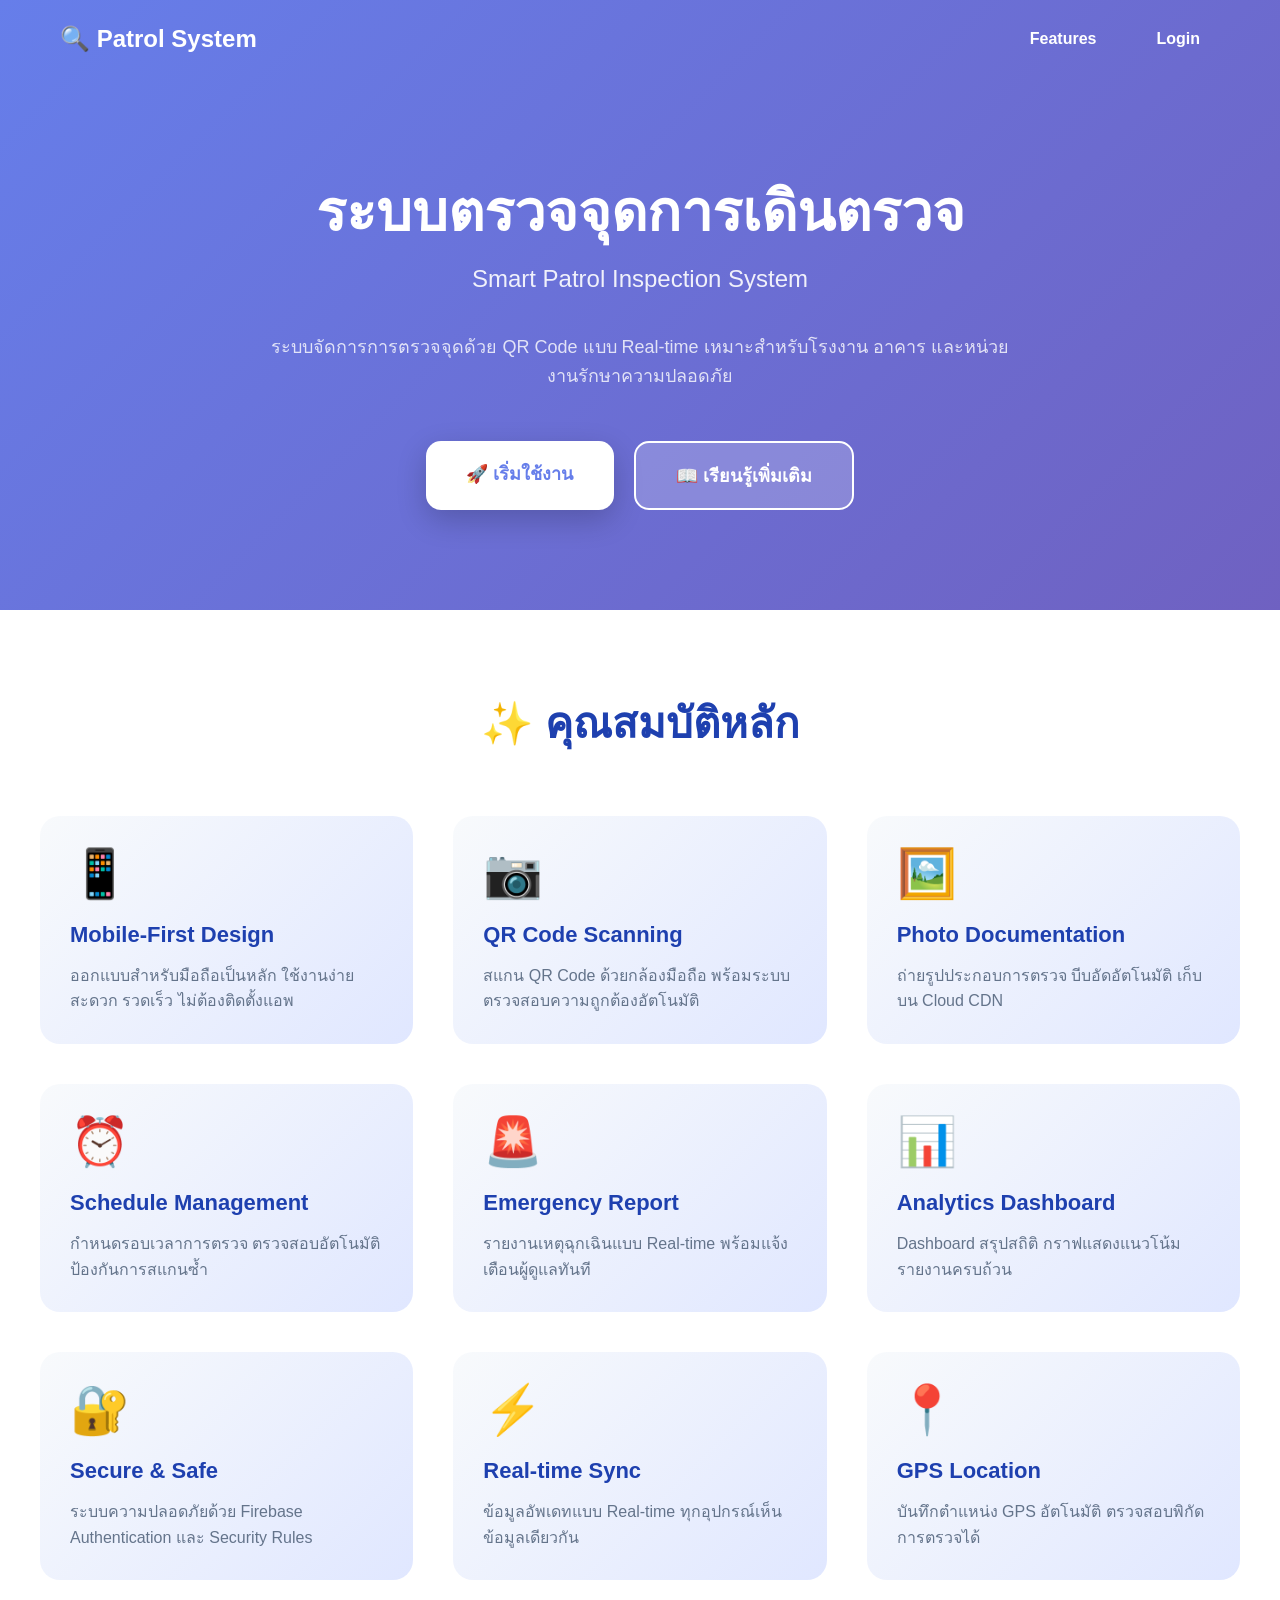
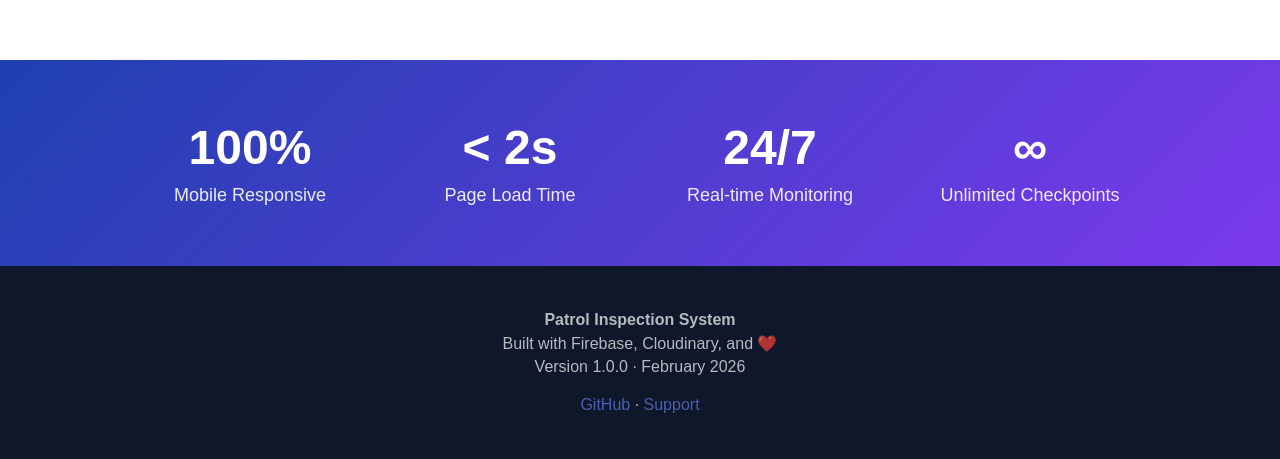
<file: files (1)/index.html>
<!DOCTYPE html>
<html lang="th">
<head>
  <meta charset="UTF-8">
  <meta name="viewport" content="width=device-width, initial-scale=1.0">
  <meta name="theme-color" content="#1e40af">
  <meta name="description" content="ระบบตรวจจุดการเดินตรวจอัจฉริยะ - QR Code Patrol Inspection System">
  <link rel="manifest" href="manifest.json">
  <link rel="apple-touch-icon" href="/icons/icon-192.png">
  <title>Patrol Inspection System - ระบบตรวจจุดการเดินตรวจ</title>
  
  <style>
    * {
      margin: 0;
      padding: 0;
      box-sizing: border-box;
    }
    
    body {
      font-family: -apple-system, BlinkMacSystemFont, 'Segoe UI', Roboto, 'Helvetica Neue', Arial, sans-serif;
      background: linear-gradient(135deg, #667eea 0%, #764ba2 100%);
      color: white;
      overflow-x: hidden;
    }
    
    /* Header */
    .header {
      padding: 20px;
      display: flex;
      justify-content: space-between;
      align-items: center;
      max-width: 1200px;
      margin: 0 auto;
    }
    
    .logo {
      font-size: 24px;
      font-weight: 700;
      display: flex;
      align-items: center;
      gap: 10px;
    }
    
    .nav {
      display: flex;
      gap: 20px;
    }
    
    .nav a {
      color: white;
      text-decoration: none;
      padding: 10px 20px;
      border-radius: 10px;
      transition: all 0.3s;
      font-weight: 600;
    }
    
    .nav a:hover {
      background: rgba(255,255,255,0.2);
    }
    
    /* Hero Section */
    .hero {
      text-align: center;
      padding: 100px 20px;
      max-width: 800px;
      margin: 0 auto;
      animation: fadeIn 1s ease;
    }
    
    @keyframes fadeIn {
      from {
        opacity: 0;
        transform: translateY(20px);
      }
      to {
        opacity: 1;
        transform: translateY(0);
      }
    }
    
    .hero h1 {
      font-size: 56px;
      margin-bottom: 20px;
      line-height: 1.2;
    }
    
    .hero .subtitle {
      font-size: 24px;
      opacity: 0.9;
      margin-bottom: 40px;
    }
    
    .hero .description {
      font-size: 18px;
      opacity: 0.8;
      margin-bottom: 50px;
      line-height: 1.6;
    }
    
    .cta-buttons {
      display: flex;
      gap: 20px;
      justify-content: center;
      flex-wrap: wrap;
    }
    
    .btn {
      padding: 18px 40px;
      border-radius: 15px;
      text-decoration: none;
      font-weight: 700;
      font-size: 18px;
      transition: all 0.3s;
      display: inline-block;
    }
    
    .btn-primary {
      background: white;
      color: #667eea;
      box-shadow: 0 10px 30px rgba(0,0,0,0.2);
    }
    
    .btn-primary:hover {
      transform: translateY(-3px);
      box-shadow: 0 15px 40px rgba(0,0,0,0.3);
    }
    
    .btn-secondary {
      background: rgba(255,255,255,0.2);
      color: white;
      border: 2px solid white;
    }
    
    .btn-secondary:hover {
      background: rgba(255,255,255,0.3);
      transform: translateY(-3px);
    }
    
    /* Features */
    .features {
      background: white;
      color: #1e293b;
      padding: 80px 20px;
    }
    
    .features-container {
      max-width: 1200px;
      margin: 0 auto;
    }
    
    .features h2 {
      text-align: center;
      font-size: 42px;
      margin-bottom: 60px;
      color: #1e40af;
    }
    
    .features-grid {
      display: grid;
      grid-template-columns: repeat(auto-fit, minmax(300px, 1fr));
      gap: 40px;
    }
    
    .feature-card {
      padding: 30px;
      border-radius: 20px;
      background: linear-gradient(135deg, #f8fafc 0%, #e0e7ff 100%);
      transition: all 0.3s;
    }
    
    .feature-card:hover {
      transform: translateY(-5px);
      box-shadow: 0 15px 40px rgba(102, 126, 234, 0.2);
    }
    
    .feature-icon {
      font-size: 48px;
      margin-bottom: 20px;
    }
    
    .feature-card h3 {
      font-size: 22px;
      margin-bottom: 15px;
      color: #1e40af;
    }
    
    .feature-card p {
      color: #64748b;
      line-height: 1.6;
    }
    
    /* Stats */
    .stats {
      background: linear-gradient(135deg, #1e40af 0%, #7c3aed 100%);
      color: white;
      padding: 60px 20px;
    }
    
    .stats-container {
      max-width: 1000px;
      margin: 0 auto;
      display: grid;
      grid-template-columns: repeat(auto-fit, minmax(200px, 1fr));
      gap: 40px;
      text-align: center;
    }
    
    .stat-item h3 {
      font-size: 48px;
      margin-bottom: 10px;
    }
    
    .stat-item p {
      font-size: 18px;
      opacity: 0.9;
    }
    
    /* Footer */
    .footer {
      background: #0f172a;
      color: white;
      padding: 40px 20px;
      text-align: center;
    }
    
    .footer p {
      opacity: 0.7;
      margin: 5px 0;
    }
    
    .footer a {
      color: #667eea;
      text-decoration: none;
    }
    
    /* Mobile */
    @media (max-width: 768px) {
      .hero h1 {
        font-size: 36px;
      }
      
      .hero .subtitle {
        font-size: 18px;
      }
      
      .hero .description {
        font-size: 16px;
      }
      
      .cta-buttons {
        flex-direction: column;
      }
      
      .btn {
        width: 100%;
      }
      
      .features h2 {
        font-size: 32px;
      }
      
      .nav {
        display: none;
      }
    }
  </style>
</head>
<body>
  <!-- Header -->
  <header class="header">
    <div class="logo">
      🔍 Patrol System
    </div>
    <nav class="nav">
      <a href="#features">Features</a>
      <a href="login.html">Login</a>
    </nav>
  </header>
  
  <!-- Hero Section -->
  <section class="hero">
    <h1>ระบบตรวจจุดการเดินตรวจ</h1>
    <p class="subtitle">Smart Patrol Inspection System</p>
    <p class="description">
      ระบบจัดการการตรวจจุดด้วย QR Code แบบ Real-time 
      เหมาะสำหรับโรงงาน อาคาร และหน่วยงานรักษาความปลอดภัย
    </p>
    
    <div class="cta-buttons">
      <a href="login.html" class="btn btn-primary">
        🚀 เริ่มใช้งาน
      </a>
      <a href="#features" class="btn btn-secondary">
        📖 เรียนรู้เพิ่มเติม
      </a>
    </div>
  </section>
  
  <!-- Features Section -->
  <section class="features" id="features">
    <div class="features-container">
      <h2>✨ คุณสมบัติหลัก</h2>
      
      <div class="features-grid">
        <div class="feature-card">
          <div class="feature-icon">📱</div>
          <h3>Mobile-First Design</h3>
          <p>ออกแบบสำหรับมือถือเป็นหลัก ใช้งานง่าย สะดวก รวดเร็ว ไม่ต้องติดตั้งแอพ</p>
        </div>
        
        <div class="feature-card">
          <div class="feature-icon">📷</div>
          <h3>QR Code Scanning</h3>
          <p>สแกน QR Code ด้วยกล้องมือถือ พร้อมระบบตรวจสอบความถูกต้องอัตโนมัติ</p>
        </div>
        
        <div class="feature-card">
          <div class="feature-icon">🖼️</div>
          <h3>Photo Documentation</h3>
          <p>ถ่ายรูปประกอบการตรวจ บีบอัดอัตโนมัติ เก็บบน Cloud CDN</p>
        </div>
        
        <div class="feature-card">
          <div class="feature-icon">⏰</div>
          <h3>Schedule Management</h3>
          <p>กำหนดรอบเวลาการตรวจ ตรวจสอบอัตโนมัติ ป้องกันการสแกนซ้ำ</p>
        </div>
        
        <div class="feature-card">
          <div class="feature-icon">🚨</div>
          <h3>Emergency Report</h3>
          <p>รายงานเหตุฉุกเฉินแบบ Real-time พร้อมแจ้งเตือนผู้ดูแลทันที</p>
        </div>
        
        <div class="feature-card">
          <div class="feature-icon">📊</div>
          <h3>Analytics Dashboard</h3>
          <p>Dashboard สรุปสถิติ กราฟแสดงแนวโน้ม รายงานครบถ้วน</p>
        </div>
        
        <div class="feature-card">
          <div class="feature-icon">🔐</div>
          <h3>Secure & Safe</h3>
          <p>ระบบความปลอดภัยด้วย Firebase Authentication และ Security Rules</p>
        </div>
        
        <div class="feature-card">
          <div class="feature-icon">⚡</div>
          <h3>Real-time Sync</h3>
          <p>ข้อมูลอัพเดทแบบ Real-time ทุกอุปกรณ์เห็นข้อมูลเดียวกัน</p>
        </div>
        
        <div class="feature-card">
          <div class="feature-icon">📍</div>
          <h3>GPS Location</h3>
          <p>บันทึกตำแหน่ง GPS อัตโนมัติ ตรวจสอบพิกัดการตรวจได้</p>
        </div>
      </div>
    </div>
  </section>
  
  <!-- Stats Section -->
  <section class="stats">
    <div class="stats-container">
      <div class="stat-item">
        <h3>100%</h3>
        <p>Mobile Responsive</p>
      </div>
      <div class="stat-item">
        <h3>< 2s</h3>
        <p>Page Load Time</p>
      </div>
      <div class="stat-item">
        <h3>24/7</h3>
        <p>Real-time Monitoring</p>
      </div>
      <div class="stat-item">
        <h3>∞</h3>
        <p>Unlimited Checkpoints</p>
      </div>
    </div>
  </section>
  
  <!-- Footer -->
  <footer class="footer">
    <p><strong>Patrol Inspection System</strong></p>
    <p>Built with Firebase, Cloudinary, and ❤️</p>
    <p>Version 1.0.0 · February 2026</p>
    <p style="margin-top: 20px;">
      <a href="https://github.com" target="_blank">GitHub</a> · 
      <a href="mailto:support@patrolsystem.com">Support</a>
    </p>
  </footer>
  
  <script>
    // Smooth scroll
    document.querySelectorAll('a[href^="#"]').forEach(anchor => {
      anchor.addEventListener('click', function (e) {
        e.preventDefault();
        const target = document.querySelector(this.getAttribute('href'));
        if (target) {
          target.scrollIntoView({
            behavior: 'smooth',
            block: 'start'
          });
        }
      });
    });
  </script>
</body>
</html>
</file>
